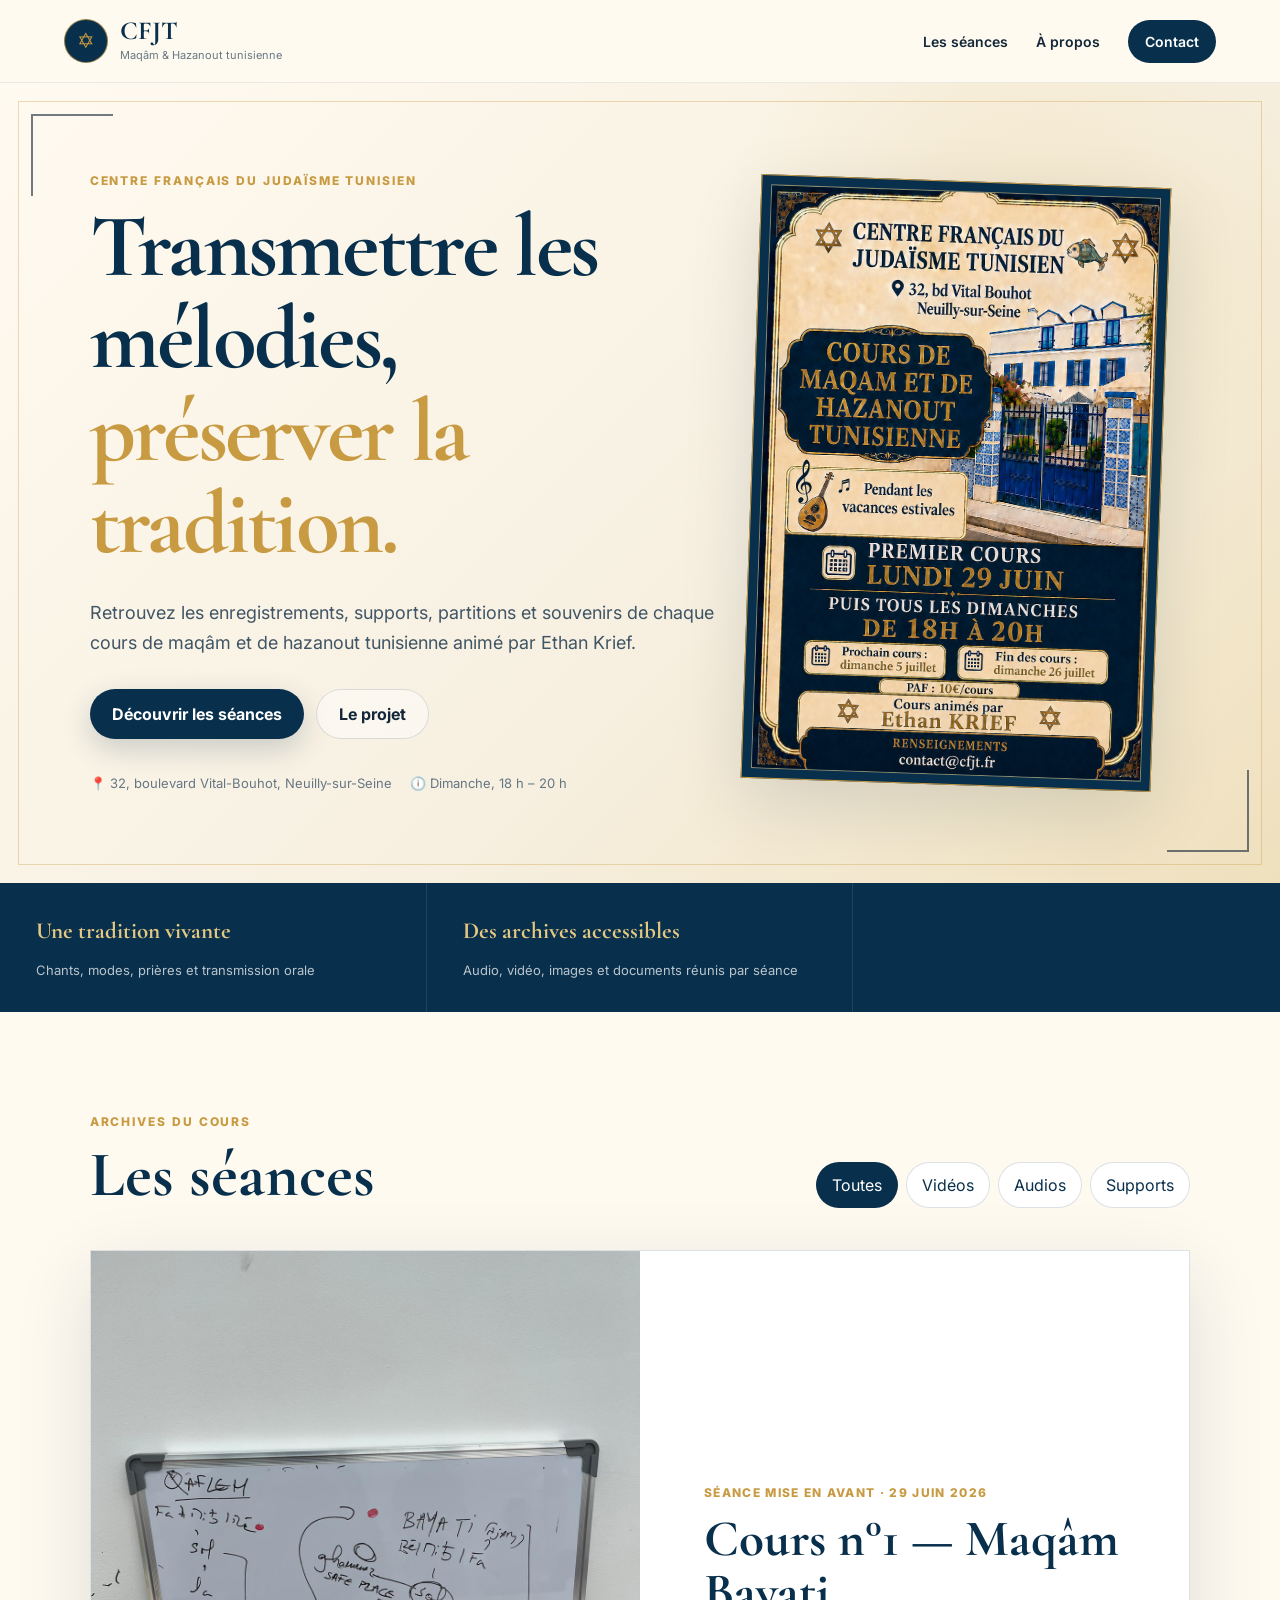
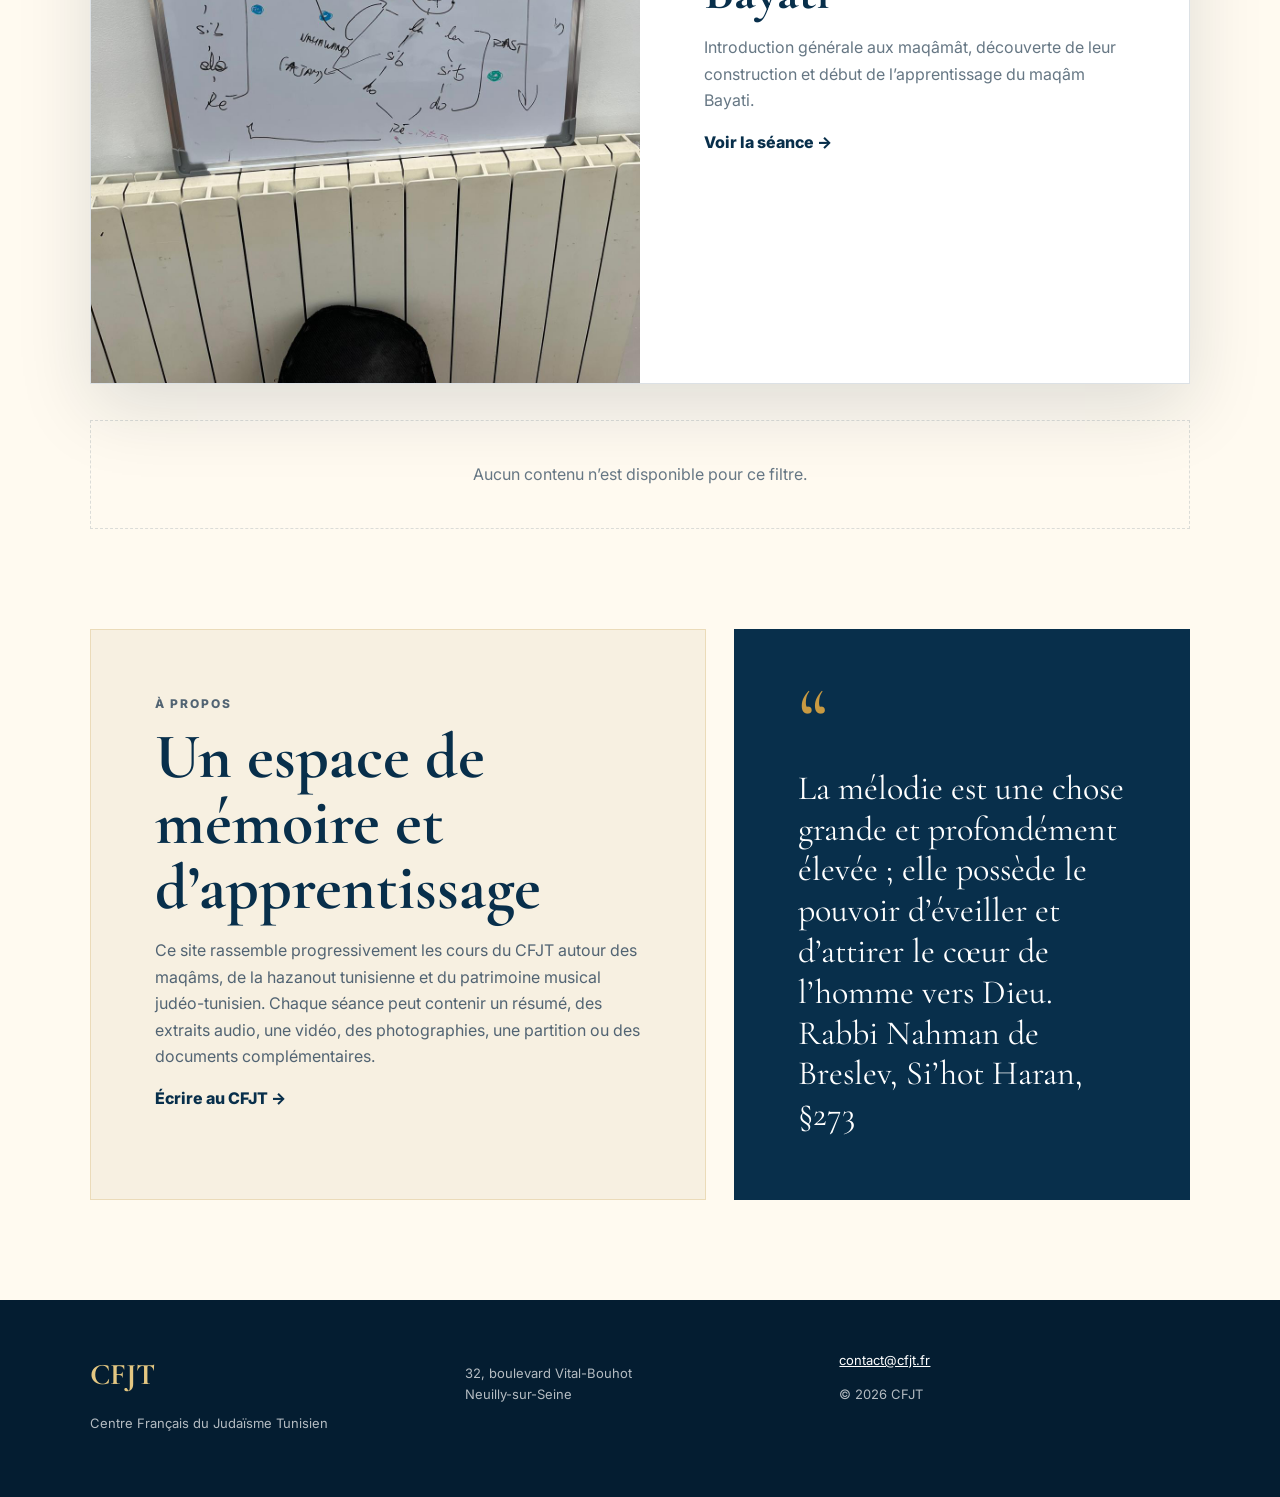
<file: index.html>
<!DOCTYPE html>
<html lang="fr">
<head>
  <meta charset="UTF-8">
  <meta name="viewport" content="width=device-width, initial-scale=1.0">
  <meta name="description" content="Archives des cours de maqâm et de hazanout tunisienne du Centre Français du Judaïsme Tunisien.">
  <title>CFJT — Cours de Maqâm & Hazanout tunisienne</title>
  <link rel="preconnect" href="https://fonts.googleapis.com">
  <link rel="preconnect" href="https://fonts.gstatic.com" crossorigin>
  <link href="https://fonts.googleapis.com/css2?family=Cormorant+Garamond:wght@500;600;700&family=Inter:wght@400;500;600;700&display=swap" rel="stylesheet">
  <link rel="stylesheet" href="styles.css">
</head>
<body>
  <header class="site-header">
    <a class="brand" href="index.html" aria-label="Accueil CFJT">
      <span class="brand-mark">✡</span>
      <span>
        <strong>CFJT</strong>
        <small>Maqâm & Hazanout tunisienne</small>
      </span>
    </a>
    <nav class="main-nav" aria-label="Navigation principale">
      <a href="#cours">Les séances</a>
      <a href="#apropos">À propos</a>
      <a class="nav-cta" href="mailto:contact@cfjt.fr">Contact</a>
    </nav>
  </header>

  <main>
    <section class="hero">
      <div class="hero-pattern"></div>
      <div class="hero-content">
        <p class="eyebrow">Centre Français du Judaïsme Tunisien</p>
        <h1>Transmettre les mélodies,<br><span>préserver la tradition.</span></h1>
        <p class="hero-text">
          Retrouvez les enregistrements, supports, partitions et souvenirs de chaque cours
          de maqâm et de hazanout tunisienne animé par Ethan Krief.
        </p>
        <div class="hero-actions">
          <a class="button button-primary" href="#cours">Découvrir les séances</a>
          <a class="button button-ghost" href="#apropos">Le projet</a>
        </div>
        <div class="hero-meta">
          <span>📍 32, boulevard Vital-Bouhot, Neuilly-sur-Seine</span>
          <span>🕕 Dimanche, 18 h – 20 h</span>
        </div>
      </div>
      <div class="hero-visual">
        <div class="poster-frame">
          <img src="assets/affiche-cours.png" alt="Affiche des cours de maqâm et de hazanout tunisienne">
        </div>
      </div>
    </section>

    <section class="intro-strip" aria-label="Présentation rapide">
      <div><strong>Une tradition vivante</strong><span>Chants, modes, prières et transmission orale</span></div>
      <div><strong>Des archives accessibles</strong><span>Audio, vidéo, images et documents réunis par séance</span></div>
    </section>

    <section class="sessions-section" id="cours">
      <div class="section-heading">
        <div>
          <p class="eyebrow">Archives du cours</p>
          <h2>Les séances</h2>
        </div>
        <div class="filter-row">
          <button class="filter active" data-filter="all">Toutes</button>
          <button class="filter" data-filter="video">Vidéos</button>
          <button class="filter" data-filter="audio">Audios</button>
          <button class="filter" data-filter="document">Supports</button>
        </div>
      </div>

      <div class="featured-session" id="featured-session"></div>
      <div class="sessions-grid" id="sessions-grid"></div>

      <div class="empty-state" id="empty-state" hidden>
        Aucun contenu n’est disponible pour ce filtre.
      </div>
    </section>

    <section class="about-section" id="apropos">
      <div class="about-card">
        <p class="eyebrow">À propos</p>
        <h2>Un espace de mémoire et d’apprentissage</h2>
        <p>
          Ce site rassemble progressivement les cours du CFJT autour des maqâms,
          de la hazanout tunisienne et du patrimoine musical judéo-tunisien.
          Chaque séance peut contenir un résumé, des extraits audio, une vidéo,
          des photographies, une partition ou des documents complémentaires.
        </p>
        <a class="text-link" href="mailto:contact@cfjt.fr">Écrire au CFJT →</a>
      </div>

      <div class="quote-card">
        <span class="quote-mark">“</span>
        <blockquote> La mélodie est une chose grande et profondément élevée ; elle possède le pouvoir d’éveiller et d’attirer le cœur de l’homme vers Dieu.
                    <br> Rabbi Nahman de Breslev, Si’hot Haran, §273
        </blockquote>
      </div>
    </section>
  </main>

  <footer>
    <div>
      <strong>CFJT</strong>
      <p>Centre Français du Judaïsme Tunisien</p>
    </div>
    <div>
      <p>32, boulevard Vital-Bouhot<br>Neuilly-sur-Seine</p>
    </div>
    <div>
      <a href="mailto:contact@cfjt.fr">contact@cfjt.fr</a>
      <p>© <span id="year"></span> CFJT</p>
    </div>
  </footer>

  <script src="data/sessions.js"></script>
  <script src="app.js"></script>
</body>
</html>
</file>
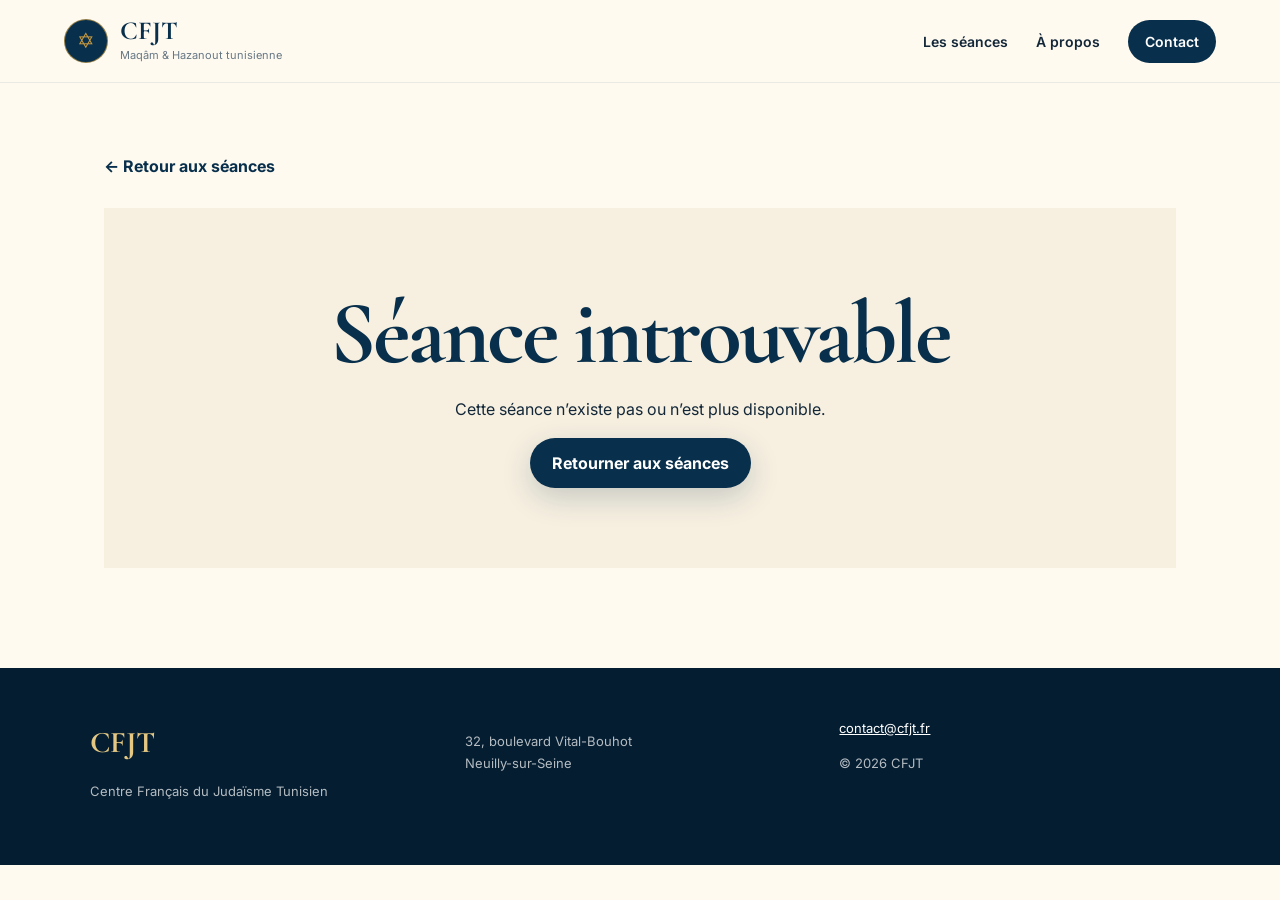
<file: session.html>
<!DOCTYPE html>
<html lang="fr">
<head>
  <meta charset="UTF-8">
  <meta name="viewport" content="width=device-width, initial-scale=1.0">
  <meta name="description" content="Détail d’une séance des cours de maqâm et de hazanout tunisienne du CFJT.">
  <title>Séance — CFJT</title>
  <link rel="preconnect" href="https://fonts.googleapis.com">
  <link rel="preconnect" href="https://fonts.gstatic.com" crossorigin>
  <link href="https://fonts.googleapis.com/css2?family=Cormorant+Garamond:wght@500;600;700&family=Inter:wght@400;500;600;700&display=swap" rel="stylesheet">
  <link rel="stylesheet" href="styles.css">
</head>
<body>
  <header class="site-header">
    <a class="brand" href="index.html">
      <span class="brand-mark">✡</span>
      <span><strong>CFJT</strong><small>Maqâm & Hazanout tunisienne</small></span>
    </a>
    <nav class="main-nav">
      <a href="index.html#cours">Les séances</a>
      <a href="index.html#apropos">À propos</a>
      <a class="nav-cta" href="mailto:contact@cfjt.fr">Contact</a>
    </nav>
  </header>

  <main class="session-page">
    <a class="back-link" href="index.html#cours">← Retour aux séances</a>
    <article id="session-detail"></article>
  </main>

  <footer>
    <div><strong>CFJT</strong><p>Centre Français du Judaïsme Tunisien</p></div>
    <div><p>32, boulevard Vital-Bouhot<br>Neuilly-sur-Seine</p></div>
    <div><a href="mailto:contact@cfjt.fr">contact@cfjt.fr</a><p>© <span id="year"></span> CFJT</p></div>
  </footer>

  <script src="data/sessions.js"></script>
  <script src="session.js"></script>
</body>
</html>
</file>
<file: styles.css>
:root {
  --navy: #082f4b;
  --navy-deep: #041d31;
  --blue: #164f73;
  --gold: #c89a42;
  --gold-light: #e4c782;
  --cream: #f7f0e1;
  --paper: #fffaf0;
  --ink: #132738;
  --muted: #667784;
  --white: #ffffff;
  --border: rgba(8, 47, 75, .14);
  --shadow: 0 24px 70px rgba(4, 29, 49, .13);
}

* { box-sizing: border-box; }
html { scroll-behavior: smooth; }
body {
  margin: 0;
  font-family: "Inter", sans-serif;
  background: var(--paper);
  color: var(--ink);
  line-height: 1.65;
}
img, video { max-width: 100%; display: block; }
a { color: inherit; }
button { font: inherit; }

.site-header {
  position: sticky;
  top: 0;
  z-index: 20;
  display: flex;
  align-items: center;
  justify-content: space-between;
  padding: 18px clamp(22px, 5vw, 72px);
  background: rgba(255, 250, 240, .9);
  border-bottom: 1px solid rgba(8,47,75,.08);
  backdrop-filter: blur(18px);
}
.brand {
  display: flex;
  gap: 12px;
  align-items: center;
  text-decoration: none;
}
.brand-mark {
  display: grid;
  place-items: center;
  width: 44px;
  height: 44px;
  border: 1px solid rgba(200,154,66,.7);
  color: var(--gold);
  background: var(--navy);
  border-radius: 50%;
  font-size: 21px;
}
.brand strong {
  display: block;
  font-family: "Cormorant Garamond", serif;
  font-size: 26px;
  line-height: 1;
  color: var(--navy);
}
.brand small {
  display: block;
  margin-top: 2px;
  font-size: 11px;
  color: var(--muted);
}
.main-nav {
  display: flex;
  align-items: center;
  gap: 28px;
}
.main-nav a {
  text-decoration: none;
  font-size: 14px;
  font-weight: 600;
}
.main-nav a:hover { color: var(--gold); }
.nav-cta {
  padding: 10px 17px;
  border-radius: 999px;
  color: white !important;
  background: var(--navy);
}

.hero {
  position: relative;
  overflow: hidden;
  display: grid;
  grid-template-columns: 1.15fr .85fr;
  min-height: 720px;
  padding: 88px clamp(28px, 7vw, 110px);
  background:
    radial-gradient(circle at 80% 20%, rgba(228,199,130,.24), transparent 25%),
    linear-gradient(135deg, #fffaf0 0%, #f7f0e1 58%, #efe0bd 100%);
}
.hero-pattern {
  position: absolute;
  inset: 18px;
  pointer-events: none;
  border: 1px solid rgba(200,154,66,.35);
}
.hero-pattern::before,
.hero-pattern::after {
  content: "";
  position: absolute;
  width: 80px;
  height: 80px;
  border-color: var(--gold);
  opacity: .6;
}
.hero-pattern::before {
  top: 12px; left: 12px;
  border-top: 2px solid;
  border-left: 2px solid;
}
.hero-pattern::after {
  right: 12px; bottom: 12px;
  border-right: 2px solid;
  border-bottom: 2px solid;
}
.hero-content {
  position: relative;
  z-index: 2;
  align-self: center;
  max-width: 760px;
}
.eyebrow {
  margin: 0 0 10px;
  color: var(--gold);
  font-size: 12px;
  font-weight: 800;
  letter-spacing: .16em;
  text-transform: uppercase;
}
h1, h2, h3 {
  font-family: "Cormorant Garamond", serif;
  color: var(--navy);
  line-height: 1.03;
}
h1 {
  margin: 0;
  font-size: clamp(54px, 7vw, 92px);
  letter-spacing: -.03em;
}
h1 span { color: var(--gold); }
.hero-text {
  max-width: 660px;
  margin: 28px 0 32px;
  font-size: 18px;
  color: #405565;
}
.hero-actions { display: flex; flex-wrap: wrap; gap: 12px; }
.button {
  display: inline-flex;
  justify-content: center;
  align-items: center;
  min-height: 50px;
  padding: 0 22px;
  border-radius: 999px;
  text-decoration: none;
  font-weight: 700;
  transition: .25s ease;
}
.button-primary {
  color: white;
  background: var(--navy);
  box-shadow: 0 10px 30px rgba(8,47,75,.2);
}
.button-primary:hover { transform: translateY(-2px); background: var(--blue); }
.button-ghost { border: 1px solid var(--border); background: rgba(255,255,255,.45); }
.button-ghost:hover { border-color: var(--gold); }
.hero-meta {
  display: flex;
  flex-wrap: wrap;
  gap: 18px;
  margin-top: 34px;
  color: var(--muted);
  font-size: 13px;
}
.hero-visual {
  position: relative;
  z-index: 2;
  display: grid;
  place-items: center;
}
.poster-frame {
  width: min(410px, 88%);
  padding: 9px;
  background: var(--navy);
  border: 1px solid var(--gold);
  box-shadow: var(--shadow);
  transform: rotate(2deg);
}
.poster-frame img { border: 1px solid rgba(228,199,130,.6); }

.intro-strip {
  display: grid;
  grid-template-columns: repeat(3, 1fr);
  background: var(--navy);
  color: white;
}
.intro-strip div { padding: 30px 36px; border-right: 1px solid rgba(255,255,255,.1); }
.intro-strip strong { display: block; margin-bottom: 5px; font-family: "Cormorant Garamond", serif; font-size: 23px; color: var(--gold-light); }
.intro-strip span { font-size: 13px; color: rgba(255,255,255,.72); }

.sessions-section {
  padding: 100px clamp(24px, 7vw, 105px);
}
.section-heading {
  display: flex;
  justify-content: space-between;
  align-items: end;
  gap: 24px;
  margin-bottom: 42px;
}
.section-heading h2,
.about-section h2 {
  margin: 0;
  font-size: clamp(46px, 5vw, 68px);
}
.filter-row { display: flex; flex-wrap: wrap; gap: 8px; }
.filter {
  padding: 9px 15px;
  border: 1px solid var(--border);
  border-radius: 999px;
  background: white;
  color: var(--navy);
  cursor: pointer;
}
.filter.active, .filter:hover { color: white; background: var(--navy); }

.featured-session {
  margin-bottom: 36px;
}
.featured-card {
  display: grid;
  grid-template-columns: 1fr 1fr;
  overflow: hidden;
  border: 1px solid var(--border);
  background: white;
  box-shadow: var(--shadow);
}
.featured-media {
  min-height: 420px;
  background: linear-gradient(140deg, var(--navy), var(--blue));
  position: relative;
}
.featured-media img { width: 100%; height: 100%; object-fit: cover; }
.featured-placeholder {
  height: 100%;
  display: grid;
  place-items: center;
  color: var(--gold-light);
  font-family: "Cormorant Garamond", serif;
  font-size: 58px;
}
.featured-content { padding: clamp(32px, 5vw, 68px); align-self: center; }
.featured-content h3 { margin: 8px 0 15px; font-size: clamp(38px, 4vw, 56px); }
.meta { color: var(--gold); font-size: 12px; font-weight: 800; text-transform: uppercase; letter-spacing: .11em; }
.featured-content p { color: var(--muted); }
.text-link { color: var(--navy); font-weight: 800; text-decoration: none; }
.text-link:hover { color: var(--gold); }

.sessions-grid {
  display: grid;
  grid-template-columns: repeat(3, minmax(0, 1fr));
  gap: 24px;
}
.session-card {
  display: flex;
  flex-direction: column;
  min-height: 100%;
  overflow: hidden;
  border: 1px solid var(--border);
  background: white;
  transition: .25s ease;
}
.session-card:hover { transform: translateY(-6px); box-shadow: var(--shadow); }
.card-media {
  aspect-ratio: 16 / 9;
  overflow: hidden;
  background: linear-gradient(135deg, var(--navy), var(--blue));
}
.card-media img { width: 100%; height: 100%; object-fit: cover; transition: .35s ease; }
.session-card:hover .card-media img { transform: scale(1.03); }
.card-placeholder {
  height: 100%;
  display: grid;
  place-items: center;
  color: var(--gold-light);
  font-family: "Cormorant Garamond", serif;
  font-size: 34px;
}
.card-body { display: flex; flex: 1; flex-direction: column; padding: 25px; }
.card-body h3 { margin: 8px 0 12px; font-size: 30px; }
.card-body p { color: var(--muted); font-size: 14px; }
.card-footer { display: flex; justify-content: space-between; align-items: center; margin-top: auto; padding-top: 18px; }
.media-pills { display: flex; gap: 6px; }
.media-pill { padding: 5px 8px; border-radius: 999px; background: var(--cream); color: var(--navy); font-size: 11px; font-weight: 800; }
.empty-state { padding: 40px; text-align: center; border: 1px dashed var(--border); color: var(--muted); }

.about-section {
  display: grid;
  grid-template-columns: 1.15fr .85fr;
  gap: 28px;
  padding: 0 clamp(24px, 7vw, 105px) 100px;
}
.about-card, .quote-card { padding: clamp(34px, 5vw, 64px); }
.about-card { background: var(--cream); border: 1px solid rgba(200,154,66,.25); }
.about-card p { max-width: 750px; color: #526473; }
.quote-card {
  display: flex;
  flex-direction: column;
  justify-content: center;
  background: var(--navy);
  color: white;
}
.quote-mark { color: var(--gold); font-family: "Cormorant Garamond", serif; font-size: 90px; line-height: .6; }
blockquote { margin: 22px 0 0; font-family: "Cormorant Garamond", serif; font-size: 34px; line-height: 1.2; }

footer {
  display: grid;
  grid-template-columns: 1fr 1fr 1fr;
  gap: 24px;
  padding: 50px clamp(24px, 7vw, 105px);
  color: rgba(255,255,255,.7);
  background: var(--navy-deep);
  font-size: 13px;
}
footer strong { color: var(--gold-light); font-family: "Cormorant Garamond", serif; font-size: 30px; }
footer a { color: white; }

.session-page { max-width: 1120px; margin: 0 auto; padding: 70px 24px 100px; }
.back-link { display: inline-block; margin-bottom: 28px; color: var(--navy); font-weight: 700; text-decoration: none; }
.detail-hero { padding: clamp(34px, 6vw, 78px); background: var(--cream); border: 1px solid rgba(200,154,66,.25); }
.detail-hero h1 { margin: 10px 0 18px; font-size: clamp(50px, 7vw, 82px); }
.detail-lead { max-width: 780px; color: #4c6070; font-size: 18px; }
.detail-layout { display: grid; grid-template-columns: 1fr 320px; gap: 34px; margin-top: 34px; }
.detail-main, .detail-sidebar { min-width: 0; }
.content-block { margin-bottom: 34px; padding: 30px; background: white; border: 1px solid var(--border); }
.content-block h2 { margin-top: 0; font-size: 38px; }
.media-item { margin-top: 18px; }
.media-item audio, .media-item video { width: 100%; }
.gallery { display: grid; grid-template-columns: repeat(2, 1fr); gap: 12px; }
.gallery img { width: 100%; aspect-ratio: 4 / 3; object-fit: cover; }
.sidebar-card { position: sticky; top: 100px; padding: 26px; background: var(--navy); color: white; }
.sidebar-card h3 { margin-top: 0; color: var(--gold-light); font-size: 28px; }
.sidebar-card dl { margin: 0; }
.sidebar-card dt { margin-top: 18px; color: var(--gold-light); font-size: 11px; font-weight: 800; text-transform: uppercase; letter-spacing: .1em; }
.sidebar-card dd { margin: 4px 0 0; color: rgba(255,255,255,.82); }
.resource-link { display: block; margin-top: 10px; padding: 11px 13px; border: 1px solid rgba(255,255,255,.18); color: white; text-decoration: none; }
.not-found { padding: 80px 30px; text-align: center; background: var(--cream); }

@media (max-width: 900px) {
  .main-nav a:not(.nav-cta) { display: none; }
  .hero { grid-template-columns: 1fr; gap: 54px; min-height: auto; }
  .hero-visual { order: -1; }
  .poster-frame { width: min(310px, 72vw); }
  .intro-strip { grid-template-columns: 1fr; }
  .intro-strip div { border-right: 0; border-bottom: 1px solid rgba(255,255,255,.1); }
  .featured-card, .about-section, .detail-layout { grid-template-columns: 1fr; }
  .sessions-grid { grid-template-columns: repeat(2, minmax(0,1fr)); }
  .sidebar-card { position: static; }
}
@media (max-width: 620px) {
  .site-header { padding: 14px 18px; }
  .brand small { display: none; }
  .nav-cta { padding: 8px 13px; }
  .hero { padding: 60px 22px; }
  h1 { font-size: 52px; }
  .hero-meta { flex-direction: column; gap: 8px; }
  .section-heading { align-items: flex-start; flex-direction: column; }
  .sessions-grid { grid-template-columns: 1fr; }
  .featured-media { min-height: 260px; }
  .about-section { padding-bottom: 60px; }
  footer { grid-template-columns: 1fr; }
  .gallery { grid-template-columns: 1fr; }
}
.media-item + .media-item {
  margin-top: 40px;
  padding-top: 40px;
  border-top: 1px solid var(--border);
}

.media-item h3,
.illustration-card h3,
.lesson-section h3 {
  margin: 0 0 10px;
  font-size: 29px;
}

.media-description {
  margin: 0 0 18px;
  color: var(--muted);
}

.video-list {
  display: grid;
  gap: 36px;
}

.video-item video {
  width: 100%;
  max-height: 650px;
  background: var(--navy-deep);
}

.youtube-wrapper {
  position: relative;
  overflow: hidden;
  width: 100%;
  padding-top: 56.25%;
  background: var(--navy-deep);
}

.youtube-wrapper iframe {
  position: absolute;
  inset: 0;
  width: 100%;
  height: 100%;
  border: 0;
}

.external-video-link {
  display: inline-block;
  margin-top: 15px;
}

.lesson-sections {
  display: grid;
  grid-template-columns: repeat(2, minmax(0, 1fr));
  gap: 20px;
}

.lesson-section {
  padding: 25px;
  background: var(--cream);
  border-left: 4px solid var(--gold);
}

.lesson-section ul {
  margin: 15px 0 0;
  padding-left: 20px;
}

.lesson-section li + li {
  margin-top: 10px;
}

.illustrations-list {
  display: grid;
  gap: 36px;
}

.illustration-card {
  overflow: hidden;
  margin: 0;
  border: 1px solid var(--border);
  background: var(--paper);
}

.illustration-image-button {
  display: block;
  width: 100%;
  padding: 0;
  border: 0;
  background: var(--cream);
  cursor: zoom-in;
}

.illustration-image-button img {
  width: 100%;
  max-height: 720px;
  object-fit: contain;
}

.illustration-card figcaption {
  padding: 25px;
}

.illustration-card figcaption p {
  margin-bottom: 0;
  color: var(--muted);
}

@media (max-width: 700px) {
  .lesson-sections {
    grid-template-columns: 1fr;
  }

  .illustration-card figcaption {
    padding: 20px;
  }
}
</file>
